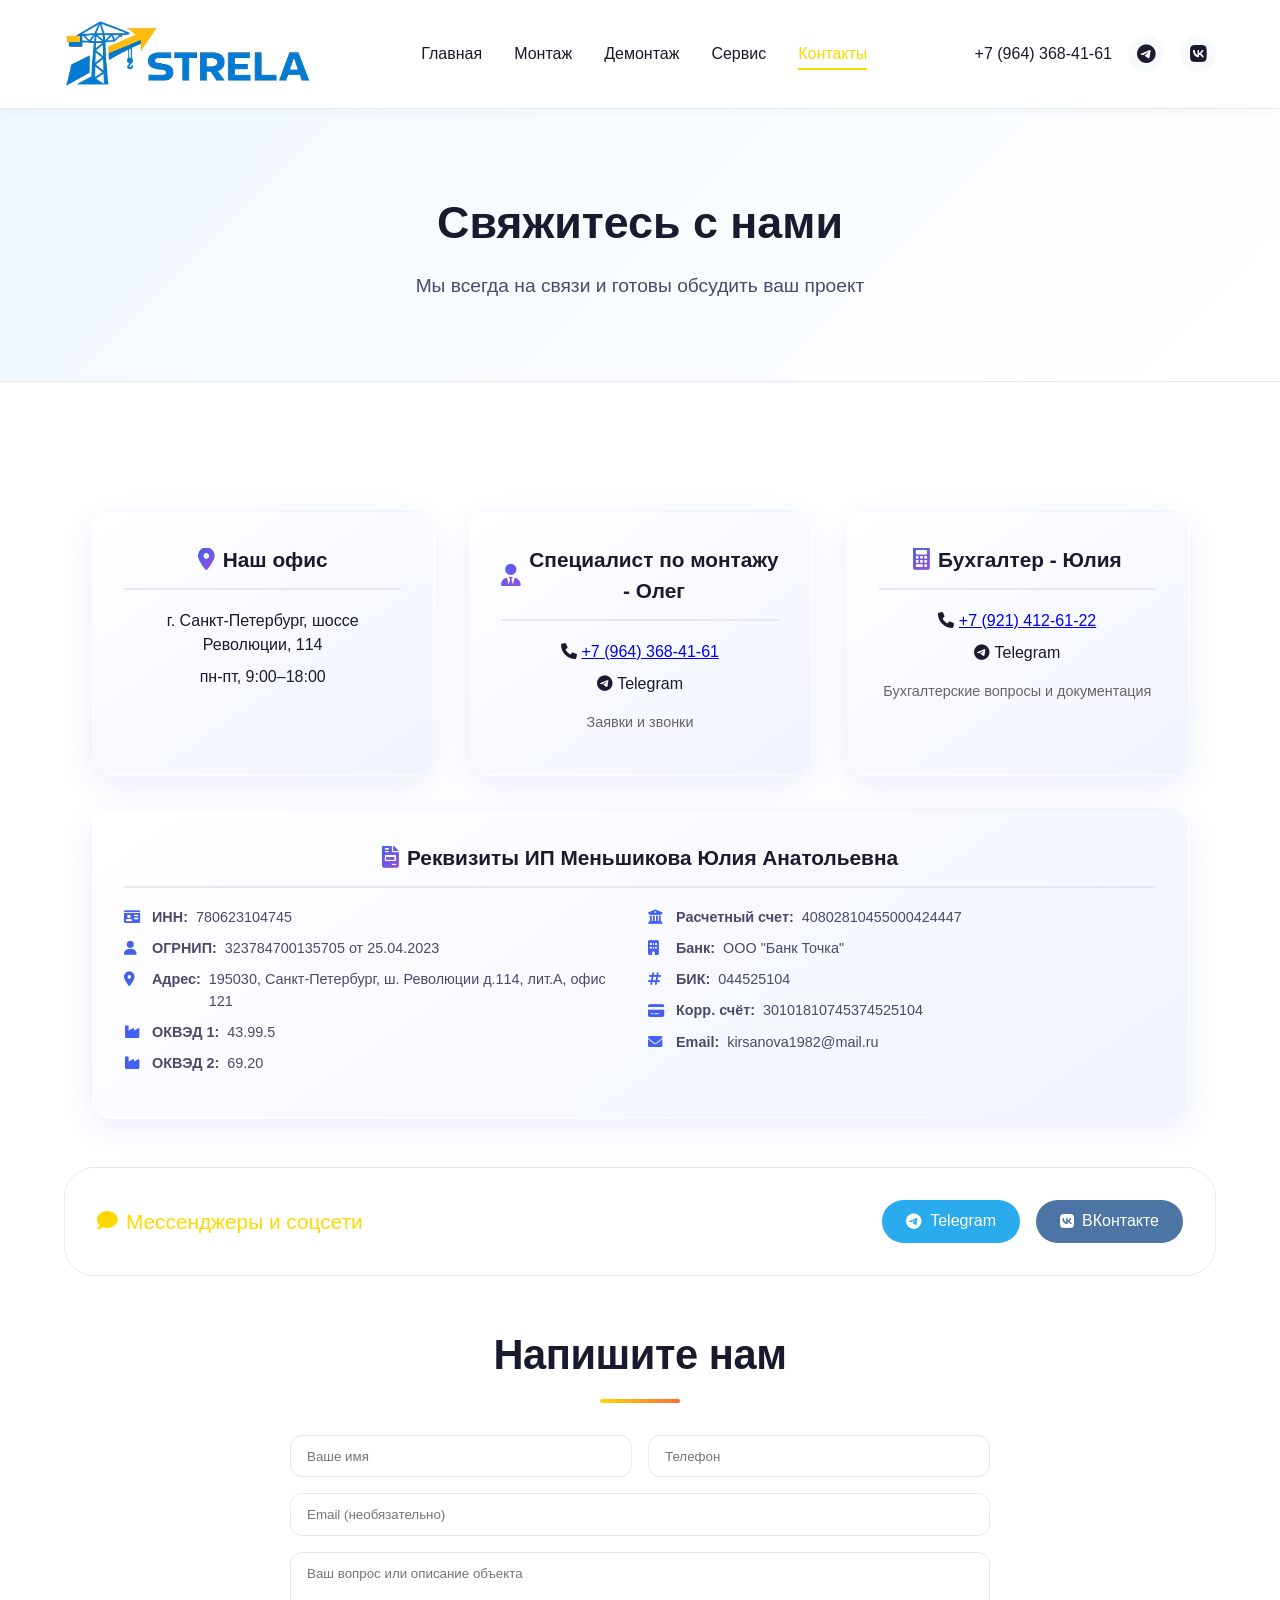
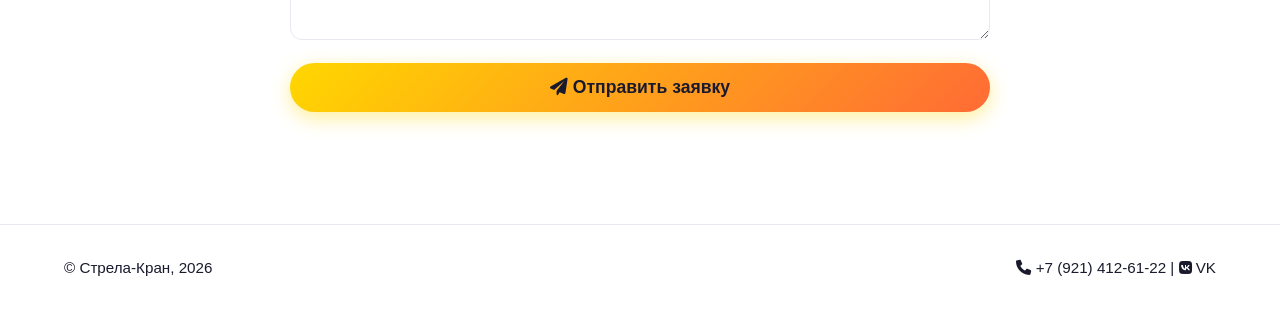
<file: contacts.html>
<!DOCTYPE html>
<html lang="ru">
<head>
    <meta charset="UTF-8">
    <meta name="viewport" content="width=device-width, initial-scale=1.0">
    <title>Контакты — Стрела‑Кран</title>
    <link rel="stylesheet" href="style.css">
    <link rel="stylesheet" href="https://cdnjs.cloudflare.com/ajax/libs/font-awesome/6.0.0-beta3/css/all.min.css">
    <style>
        .hero-contacts {
            padding: 5rem 0;
            background: linear-gradient(135deg, #f0f8ff 0%, #ffffff 100%);
            border-bottom: 1px solid var(--border-light);
            text-align: center;
        }
        .hero-contacts h1 {
            font-size: 2.8rem;
            font-weight: 600;
            color: var(--text-dark);
            margin-bottom: 1rem;
        }
        .hero-contacts p {
            font-size: 1.2rem;
            color: var(--text-light);
            max-width: 700px;
            margin: 0 auto;
        }
    </style>
</head>
<body>
    <header class="header">
        <div class="container header__inner">
            <div class="logo">
                <a href="index.html" class="logo-link">
                    <img src="img/logo.png" alt="Стрела-Кран" class="logo-img">
                </a>
            </div>
            <nav class="nav">
                <a href="index.html" class="nav__link">Главная</a>
                <a href="montage.html" class="nav__link">Монтаж</a>
                <a href="demontage.html" class="nav__link">Демонтаж</a>
                <a href="service.html" class="nav__link">Сервис</a>
                <a href="contacts.html" class="nav__link active">Контакты</a>
            </nav>
            <div class="header-contacts">
                <a href="tel:+79643684161" class="header-phone">+7 (964) 368-41-61</a>
                <a href="https://t.me/+79643684161" target="_blank" class="social-icon social-icon--tg" title="Telegram"><i class="fab fa-telegram-plane"></i></a>
                <a href="https://vk.com/club236308251" target="_blank" class="social-icon social-icon--vk" title="VK"><i class="fab fa-vk"></i></a>
            </div>
        </div>
    </header>

    <section class="hero-contacts">
        <div class="container">
            <h1>Свяжитесь с нами</h1>
            <p>Мы всегда на связи и готовы обсудить ваш проект</p>
        </div>
    </section>

    <section class="section section--light">
        <div class="container">
            <div class="contacts-grid">
                <!-- Офис -->
                <div class="contact-card">
                    <div class="contact-card__title">
                        <i class="fas fa-map-marker-alt"></i> Наш офис
                    </div>
                    <div class="contact-card__content">
                        <p>г. Санкт-Петербург, шоссе Революции, 114</p>
                        <p>пн-пт, 9:00–18:00</p>
                    </div>
                </div>

                <!-- Специалист по монтажу -->
                <div class="contact-card">
                    <div class="contact-card__title">
                        <i class="fas fa-user-tie"></i> Специалист по монтажу -  Олег
                    </div>
                    <div class="contact-card__content">
                        <p><i class="fas fa-phone"></i> <a href="tel:+79643684161">+7 (964) 368-41-61</a></p>
                        <p><i class="fab fa-telegram-plane"></i> Telegram</p>
                        <p style="margin-top: 1rem; font-size: 0.9rem; color: #666;">Заявки и звонки</p>
                    </div>
                </div>

                <!-- Бухгалтерия -->
                <div class="contact-card">
                    <div class="contact-card__title">
                        <i class="fas fa-calculator"></i> Бухгалтер - Юлия
                    </div>
                    <div class="contact-card__content">
                        <p><i class="fas fa-phone"></i> <a href="tel:+79214126122">+7 (921) 412-61-22</a></p>
                        <p><i class="fab fa-telegram-plane"></i> Telegram</p>
                        <p style="margin-top: 1rem; font-size: 0.9rem; color: #666;">Бухгалтерские вопросы и документация</p>
                    </div>
                </div>

                <!-- Реквизиты -->
                <div class="contact-card" style="grid-column: span 3;">
                    <div class="contact-card__title">
                        <i class="fas fa-file-invoice"></i> Реквизиты ИП Меньшикова Юлия Анатольевна
                    </div>
                    <div class="contact-card__content">
                        <div style="display: grid; grid-template-columns: repeat(2, 1fr); gap: 1rem;">
                            <ul class="requisites-list">
                                <li><i class="fas fa-id-card"></i> <strong>ИНН:</strong> 780623104745</li>
                                <li><i class="fas fa-user"></i> <strong>ОГРНИП:</strong> 323784700135705 от 25.04.2023</li>
                                <li><i class="fas fa-map-marker-alt"></i> <strong>Адрес:</strong> 195030, Санкт-Петербург, ш. Революции д.114, лит.А, офис 121</li>
                                <li><i class="fas fa-industry"></i> <strong>ОКВЭД 1:</strong> 43.99.5</li>
                                <li><i class="fas fa-industry"></i> <strong>ОКВЭД 2:</strong> 69.20</li>
                            </ul>
                            <ul class="requisites-list">
                                <li><i class="fas fa-university"></i> <strong>Расчетный счет:</strong> 40802810455000424447</li>
                                <li><i class="fas fa-building"></i> <strong>Банк:</strong> ООО "Банк Точка"</li>
                                <li><i class="fas fa-hashtag"></i> <strong>БИК:</strong> 044525104</li>
                                <li><i class="fas fa-credit-card"></i> <strong>Корр. счёт:</strong> 30101810745374525104</li>
                                <li><i class="fas fa-envelope"></i> <strong>Email:</strong> kirsanova1982@mail.ru</li>
                            </ul>
                        </div>
                    </div>
                </div>
            </div>

            <!-- Мессенджеры -->
            <div class="messengers-block">
                <div class="messengers-block__title">
                    <i class="fas fa-comment"></i> Мессенджеры и соцсети
                </div>
                <div class="messengers-icons">
                    <a class="messenger-icon messenger-icon--tg" href="https://t.me/+79643684161" target="_blank"><i class="fab fa-telegram-plane"></i> Telegram</a>
                    <a class="messenger-icon messenger-icon--vk" href="https://vk.com/club236308251" target="_blank"><i class="fab fa-vk"></i> ВКонтакте</a>
                </div>
            </div>

            <!-- Форма -->
            <div style="margin-top: 3rem;">
                <h2 class="section__title" style="margin-bottom: 2rem;">Напишите нам</h2>
                <form class="contact-form" style="max-width: 700px; margin: 0 auto;">
                    <div style="display: grid; grid-template-columns: 1fr 1fr; gap: 1rem;">
                        <input type="text" placeholder="Ваше имя" required>
                        <input type="tel" placeholder="Телефон" required>
                    </div>
                    <input type="email" placeholder="Email (необязательно)">
                    <textarea placeholder="Ваш вопрос или описание объекта" rows="4" required></textarea>
                    <button class="btn" style="width: 100%; font-size: 1.1rem;"><i class="fas fa-paper-plane"></i> Отправить заявку</button>
                </form>
            </div>
        </div>
    </section>

    <footer class="footer">
        <div class="container footer__inner">
            <span>© Стрела‑Кран, 2026</span>
            <span>
                <a href="tel:+79214126122"><i class="fas fa-phone"></i> +7 (921) 412-61-22</a> | 
                <a href="https://vk.com/club236308251"><i class="fab fa-vk"></i> VK</a>
            </span>
        </div>
    </footer>
</body>
</html>
</file>
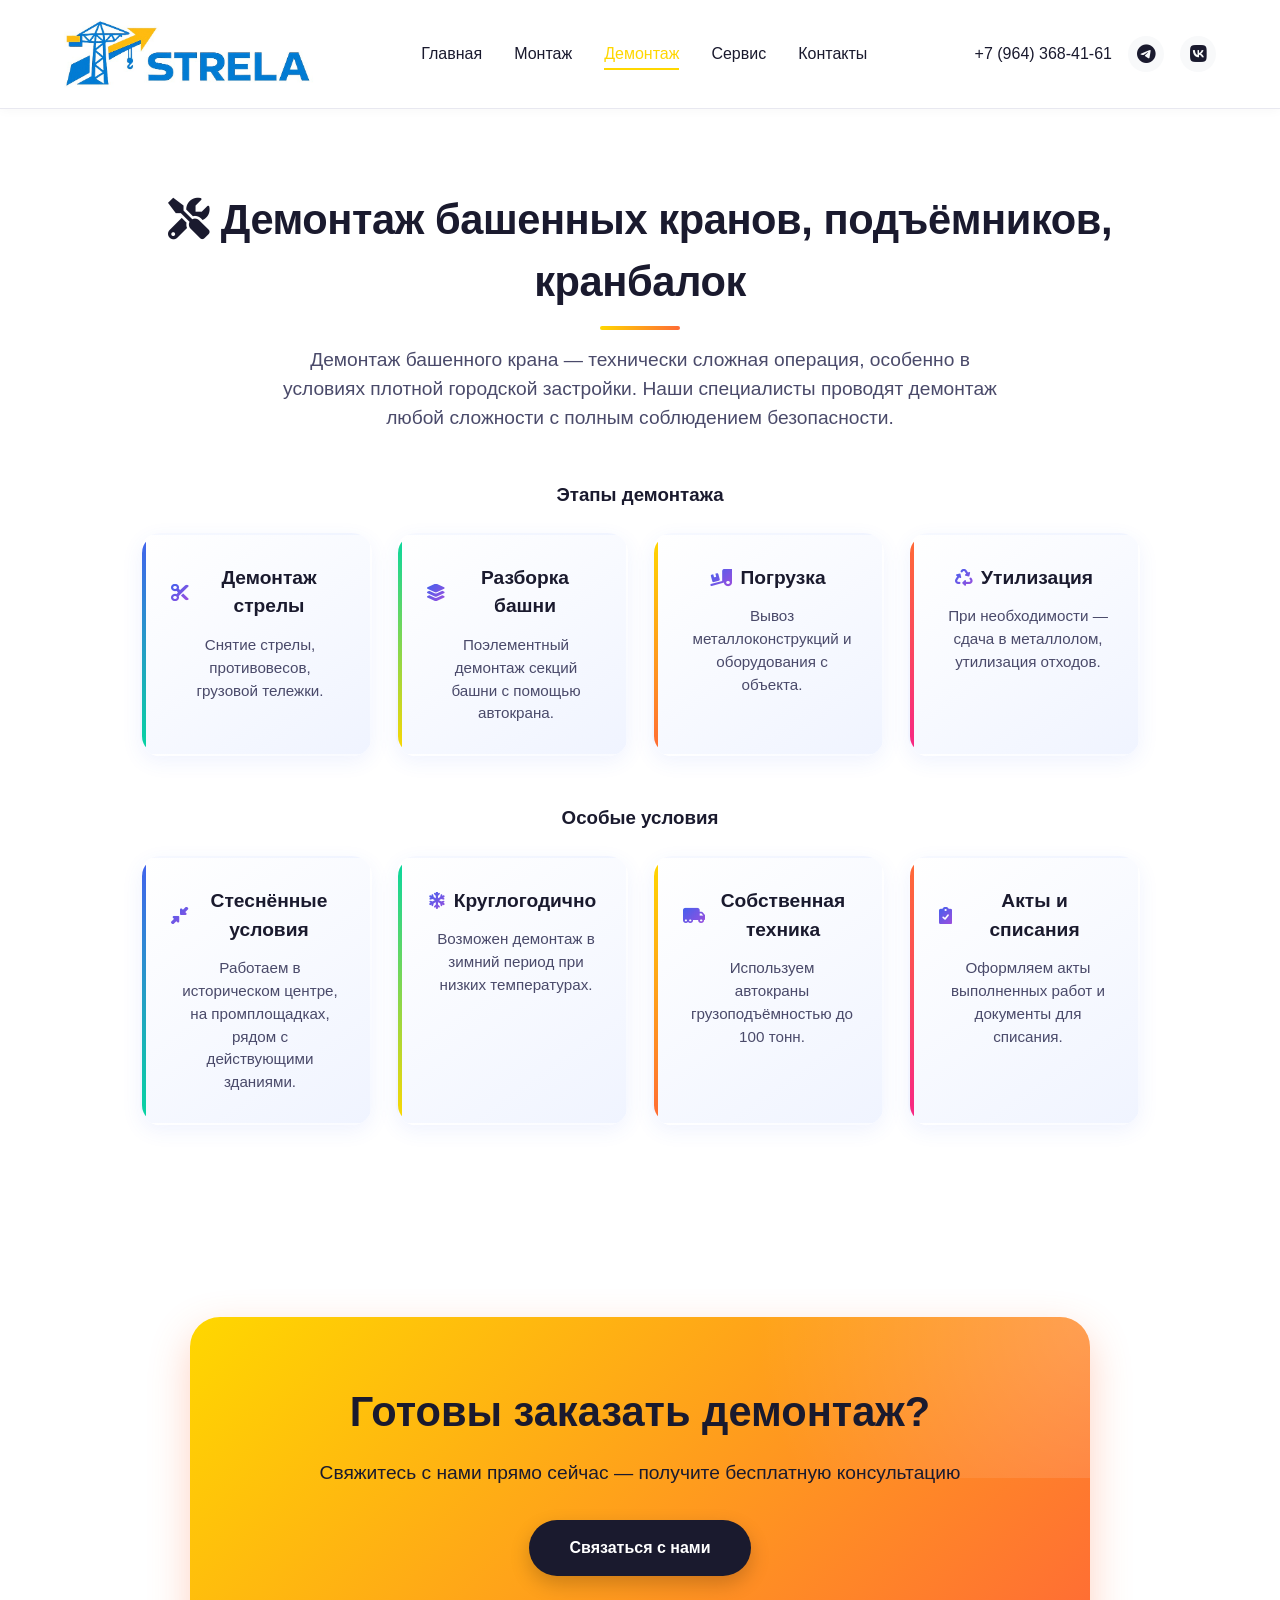
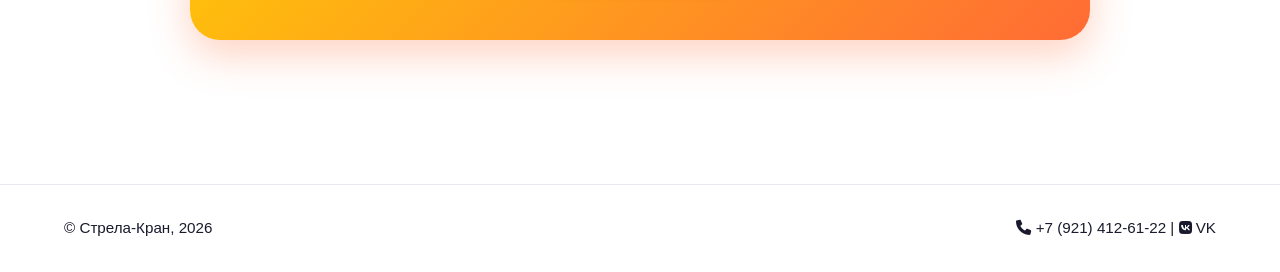
<file: demontage.html>
<!DOCTYPE html>
<html lang="ru">
<head>
    <meta charset="UTF-8">
    <meta name="viewport" content="width=device-width, initial-scale=1.0">
    <title>Демонтаж башенных кранов — Стрела‑Кран</title>
    <link rel="stylesheet" href="style.css">
    <link rel="stylesheet" href="https://cdnjs.cloudflare.com/ajax/libs/font-awesome/6.0.0-beta3/css/all.min.css">
</head>
<body>
    <header class="header">
        <div class="container header__inner">
            <div class="logo">
                <a href="index.html" class="logo-link">
                    <img src="img/logo.png" alt="Стрела-Кран" class="logo-img">
                </a>
            </div>
            <nav class="nav">
                <a href="index.html" class="nav__link">Главная</a>
                <a href="montage.html" class="nav__link">Монтаж</a>
                <a href="demontage.html" class="nav__link active">Демонтаж</a>
                <a href="service.html" class="nav__link">Сервис</a>
                <a href="contacts.html" class="nav__link">Контакты</a>
            </nav>
            <div class="header-contacts">
                <a href="tel:+79643684161" class="header-phone">+7 (964) 368-41-61</a>
                <a href="https://t.me/+79643684161" target="_blank" class="social-icon social-icon--tg" title="Telegram"><i class="fab fa-telegram-plane"></i></a>
                <a href="https://vk.com/club236308251" target="_blank" class="social-icon social-icon--vk" title="VK"><i class="fab fa-vk"></i></a>
            </div>
        </div>
    </header>

    <section class="section">
        <div class="container" style="max-width: 1000px;">
            <h1 class="section__title"><i class="fas fa-tools"></i> Демонтаж башенных кранов, подъёмников, кранбалок</h1>
            <p class="section__subtitle">Демонтаж башенного крана — технически сложная операция, особенно в условиях плотной городской застройки. Наши специалисты проводят демонтаж любой сложности с полным соблюдением безопасности.</p>
            
            <h3 style="text-align: center; margin-top: 3rem; margin-bottom: 1.5rem;">Этапы демонтажа</h3>
            <div class="cards-grid-4" style="max-width: 1200px; margin: 0 auto;">
                <div class="info-card">
                    <h4><i class="fas fa-cut"></i> Демонтаж стрелы</h4>
                    <p>Снятие стрелы, противовесов, грузовой тележки.</p>
                </div>
                <div class="info-card">
                    <h4><i class="fas fa-layer-group"></i> Разборка башни</h4>
                    <p>Поэлементный демонтаж секций башни с помощью автокрана.</p>
                </div>
                <div class="info-card">
                    <h4><i class="fas fa-truck-loading"></i> Погрузка</h4>
                    <p>Вывоз металлоконструкций и оборудования с объекта.</p>
                </div>
                <div class="info-card">
                    <h4><i class="fas fa-recycle"></i> Утилизация</h4>
                    <p>При необходимости — сдача в металлолом, утилизация отходов.</p>
                </div>
            </div>

            <h3 style="text-align: center; margin-top: 3rem; margin-bottom: 1.5rem;">Особые условия</h3>
            <div class="cards-grid-4" style="max-width: 1200px; margin: 0 auto;">
                <div class="info-card">
                    <h4><i class="fas fa-compress-alt"></i> Стеснённые условия</h4>
                    <p>Работаем в историческом центре, на промплощадках, рядом с действующими зданиями.</p>
                </div>
                <div class="info-card">
                    <h4><i class="fas fa-snowflake"></i> Круглогодично</h4>
                    <p>Возможен демонтаж в зимний период при низких температурах.</p>
                </div>
                <div class="info-card">
                    <h4><i class="fas fa-truck-moving"></i> Собственная техника</h4>
                    <p>Используем автокраны грузоподъёмностью до 100 тонн.</p>
                </div>
                <div class="info-card">
                    <h4><i class="fas fa-clipboard-check"></i> Акты и списания</h4>
                    <p>Оформляем акты выполненных работ и документы для списания.</p>
                </div>
            </div>
        </div>
    </section>

    <!-- Дополнительный призыв к действию -->
    <section class="section">
        <div class="container">
            <div class="cta">
                <h2>Готовы заказать демонтаж?</h2>
                <p>Свяжитесь с нами прямо сейчас — получите бесплатную консультацию</p>
                <a href="contacts.html" class="btn">Связаться с нами</a>
            </div>
        </div>
    </section>

    <footer class="footer">
        <div class="container footer__inner">
            <span>© Стрела‑Кран, 2026</span>
            <span><a href="tel:+79214126122"><i class="fas fa-phone"></i> +7 (921) 412-61-22</a> | <a href="https://vk.com/club236308251"><i class="fab fa-vk"></i> VK</a></span>
        </div>
    </footer>
</body>
</html>
</file>
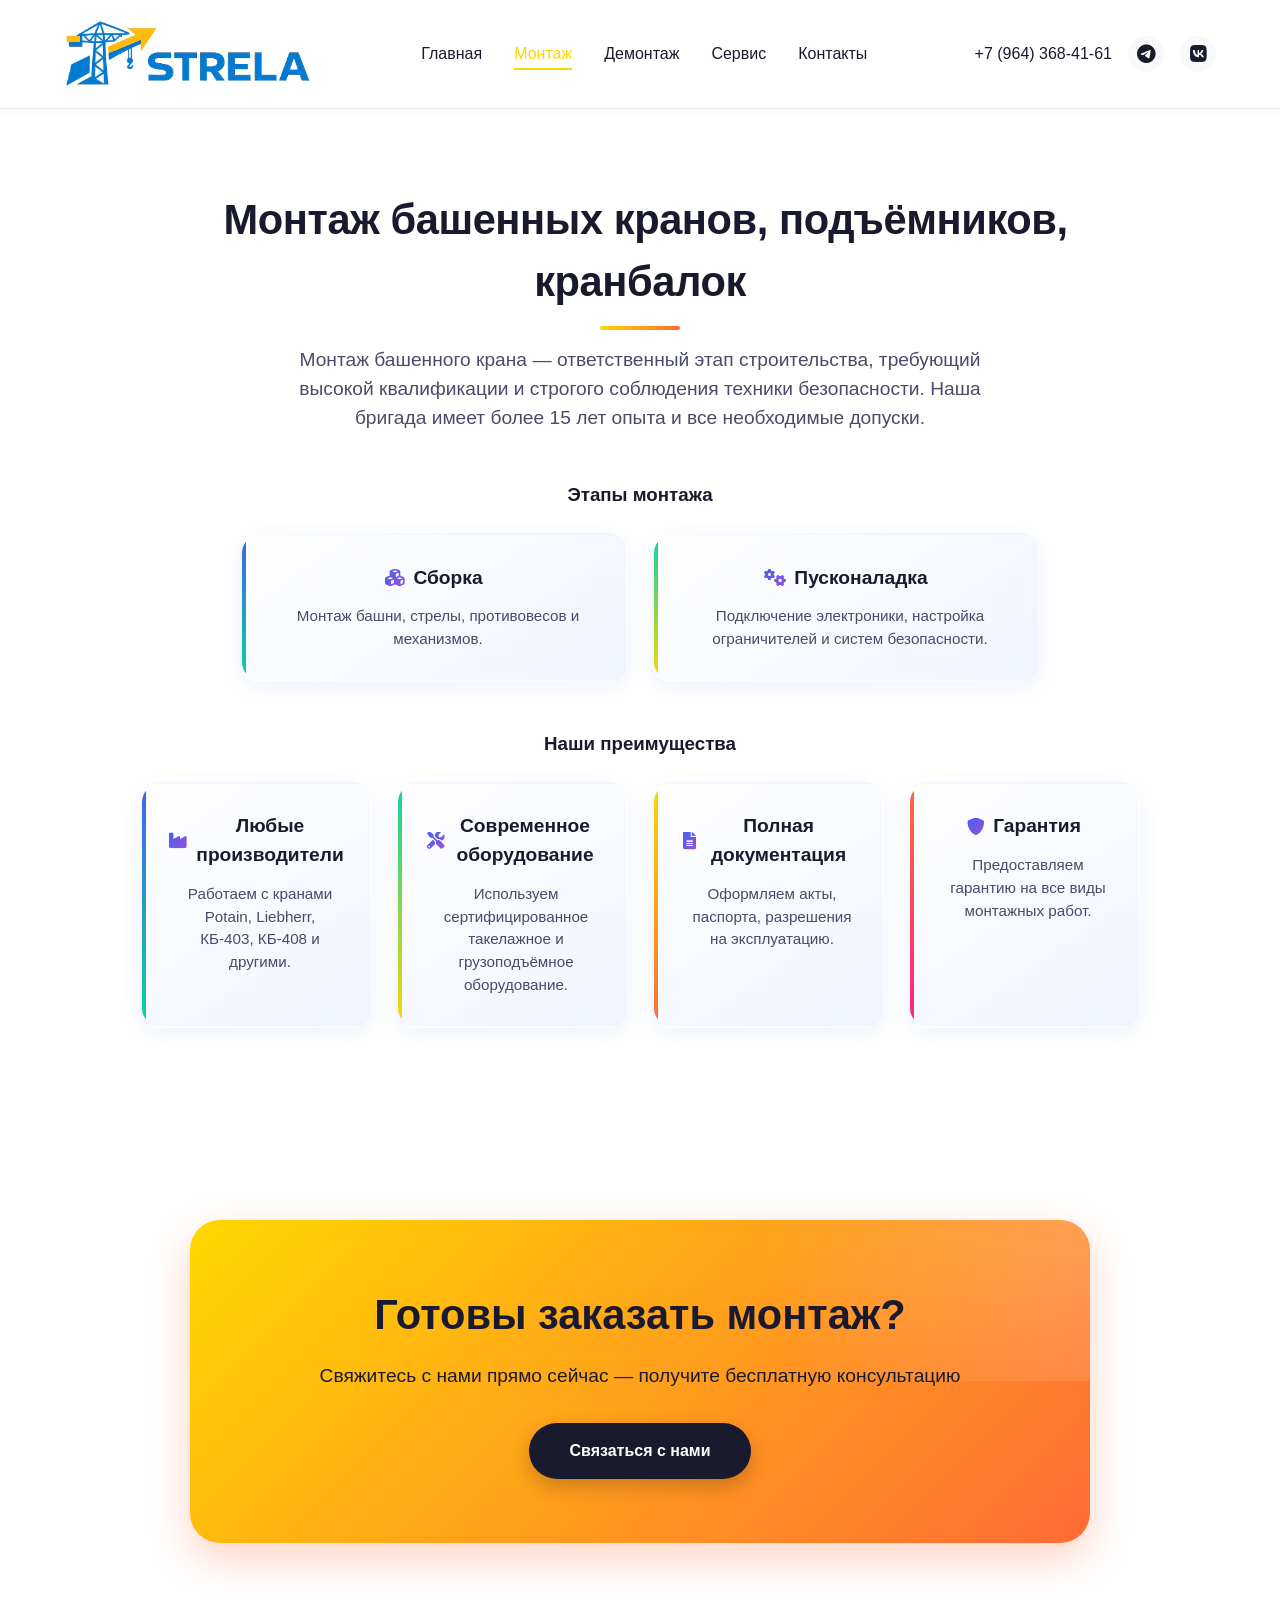
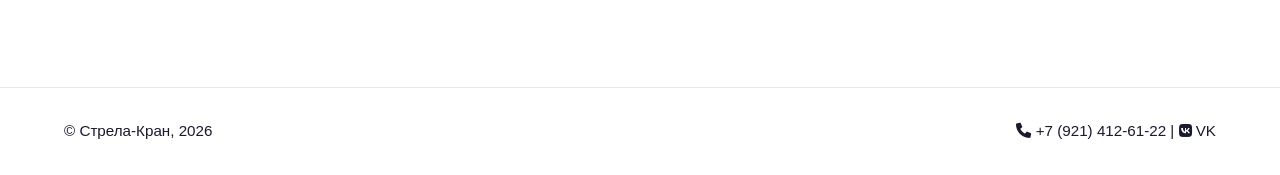
<file: montage.html>
<!DOCTYPE html>
<html lang="ru">
<head>
    <meta charset="UTF-8">
    <meta name="viewport" content="width=device-width, initial-scale=1.0">
    <title>Монтаж башенных кранов — Стрела‑Кран</title>
    <link rel="stylesheet" href="style.css">
    <link rel="stylesheet" href="https://cdnjs.cloudflare.com/ajax/libs/font-awesome/6.0.0-beta3/css/all.min.css">
</head>
<body>
    <header class="header">
        <div class="container header__inner">
            <div class="logo">
                <a href="index.html" class="logo-link">
                    <img src="img/logo.png" alt="Стрела-Кран" class="logo-img">
                </a>
            </div>
            <nav class="nav">
                <a href="index.html" class="nav__link">Главная</a>
                <a href="montage.html" class="nav__link active">Монтаж</a>
                <a href="demontage.html" class="nav__link">Демонтаж</a>
                <a href="service.html" class="nav__link">Сервис</a>
                <a href="contacts.html" class="nav__link">Контакты</a>
            </nav>
            <div class="header-contacts">
                <a href="tel:+79643684161" class="header-phone">+7 (964) 368-41-61</a>
                <a href="https://t.me/+79643684161" target="_blank" class="social-icon social-icon--tg" title="Telegram"><i class="fab fa-telegram-plane"></i></a>
                <a href="https://vk.com/club236308251" target="_blank" class="social-icon social-icon--vk" title="VK"><i class="fab fa-vk"></i></a>
            </div>
        </div>
    </header>

    <section class="section">
        <div class="container" style="max-width: 1000px;">
            <h1 class="section__title"><i class="fas fa-crane"></i> Монтаж башенных кранов, подъёмников, кранбалок</h1>
            <p class="section__subtitle">Монтаж башенного крана — ответственный этап строительства, требующий высокой квалификации и строгого соблюдения техники безопасности. Наша бригада имеет более 15 лет опыта и все необходимые допуски.</p>
            
            <h3 style="text-align: center; margin-top: 3rem; margin-bottom: 1.5rem;">Этапы монтажа</h3>
            <div class="cards-grid" style="max-width: 800px; margin: 0 auto;">
                <div class="info-card">
                    <h4><i class="fas fa-cubes"></i> Сборка</h4>
                    <p>Монтаж башни, стрелы, противовесов и механизмов.</p>
                </div>
                <div class="info-card">
                    <h4><i class="fas fa-cogs"></i> Пусконаладка</h4>
                    <p>Подключение электроники, настройка ограничителей и систем безопасности.</p>
                </div>
            </div>

            <h3 style="text-align: center; margin-top: 3rem; margin-bottom: 1.5rem;">Наши преимущества</h3>
            <div class="cards-grid-4" style="max-width: 1200px; margin: 0 auto;">
                <div class="info-card">
                    <h4><i class="fas fa-industry"></i> Любые производители</h4>
                    <p>Работаем с кранами Potain, Liebherr, КБ-403, КБ-408 и другими.</p>
                </div>
                <div class="info-card">
                    <h4><i class="fas fa-tools"></i> Современное оборудование</h4>
                    <p>Используем сертифицированное такелажное и грузоподъёмное оборудование.</p>
                </div>
                <div class="info-card">
                    <h4><i class="fas fa-file-alt"></i> Полная документация</h4>
                    <p>Оформляем акты, паспорта, разрешения на эксплуатацию.</p>
                </div>
                <div class="info-card">
                    <h4><i class="fas fa-shield-alt"></i> Гарантия</h4>
                    <p>Предоставляем гарантию на все виды монтажных работ.</p>
                </div>
            </div>
        </div>
    </section>

    <!-- Дополнительный призыв к действию -->
    <section class="section">
        <div class="container">
            <div class="cta">
                <h2>Готовы заказать монтаж?</h2>
                <p>Свяжитесь с нами прямо сейчас — получите бесплатную консультацию</p>
                <a href="contacts.html" class="btn">Связаться с нами</a>
            </div>
        </div>
    </section>

    <footer class="footer">
        <div class="container footer__inner">
            <span>© Стрела‑Кран, 2026</span>
            <span><a href="tel:+79214126122"><i class="fas fa-phone"></i> +7 (921) 412-61-22</a> | <a href="https://vk.com/club236308251"><i class="fab fa-vk"></i> VK</a></span>
        </div>
    </footer>
</body>
</html>
</file>
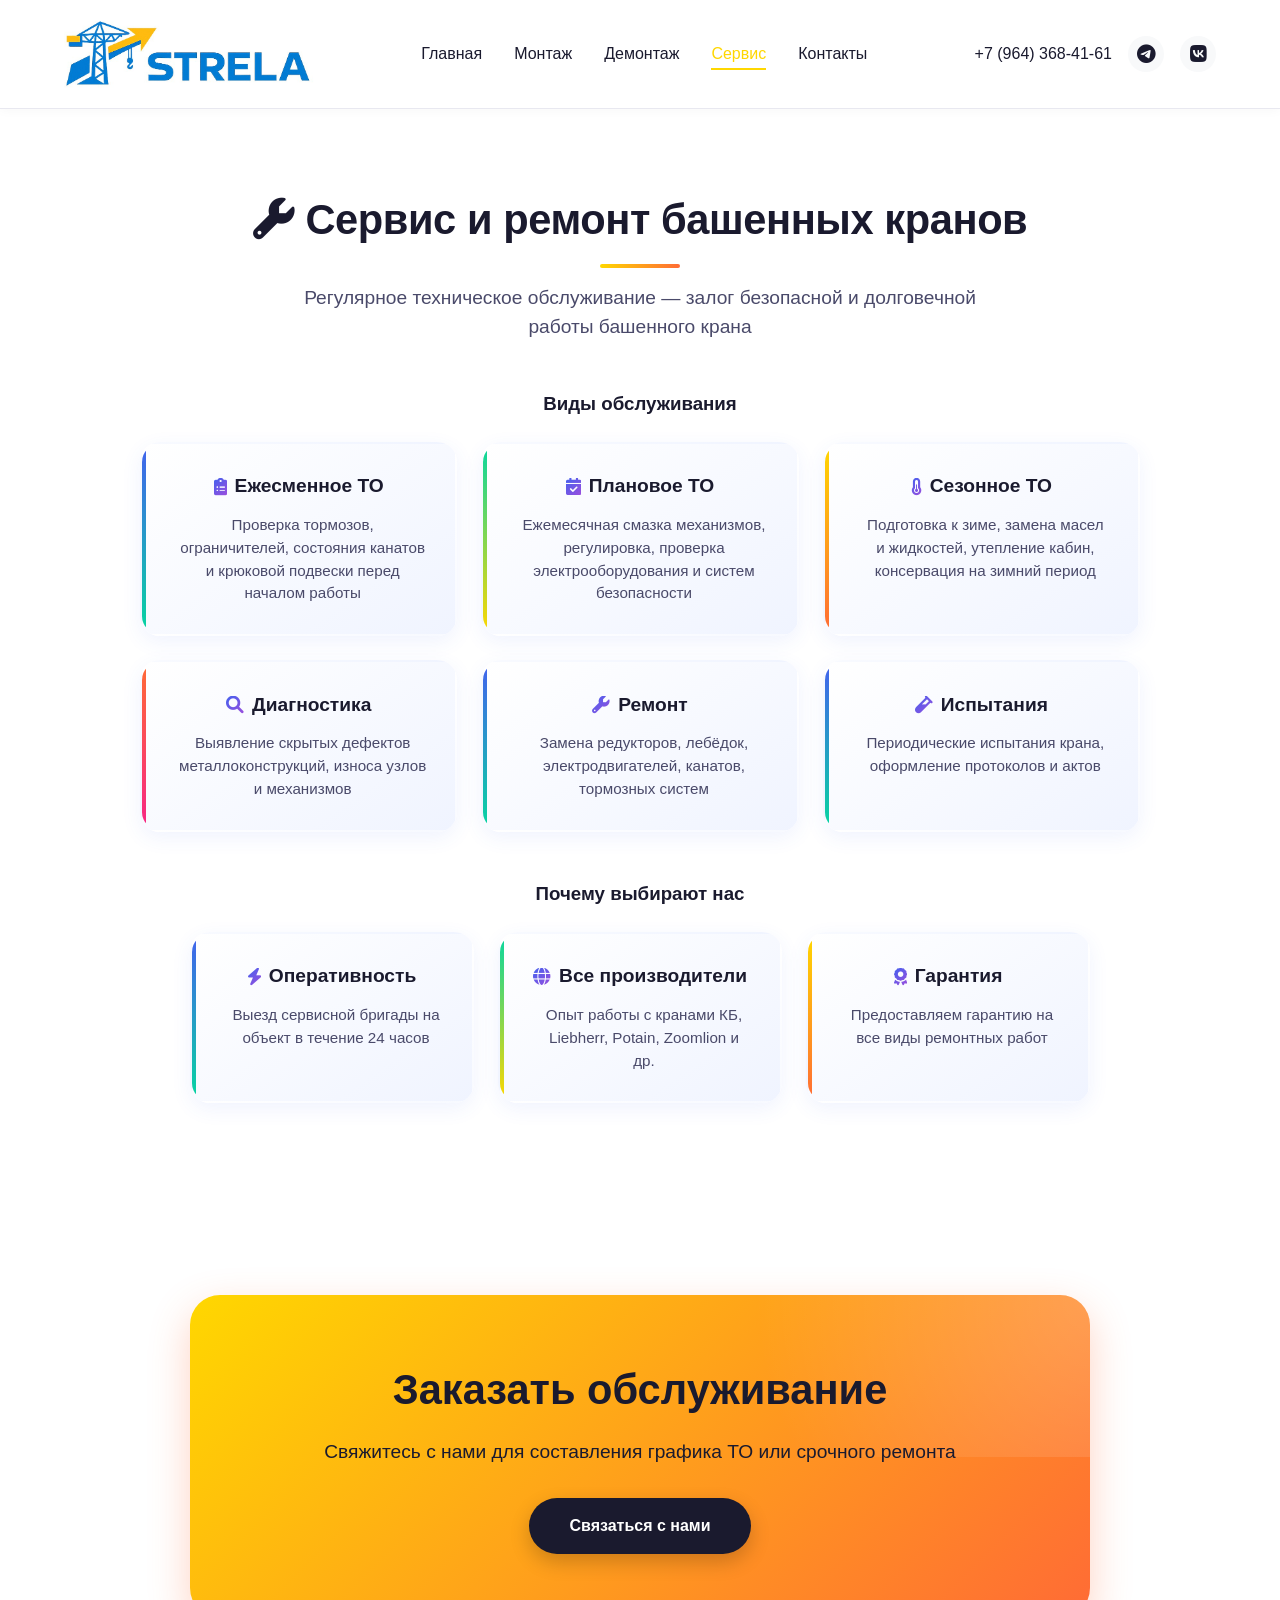
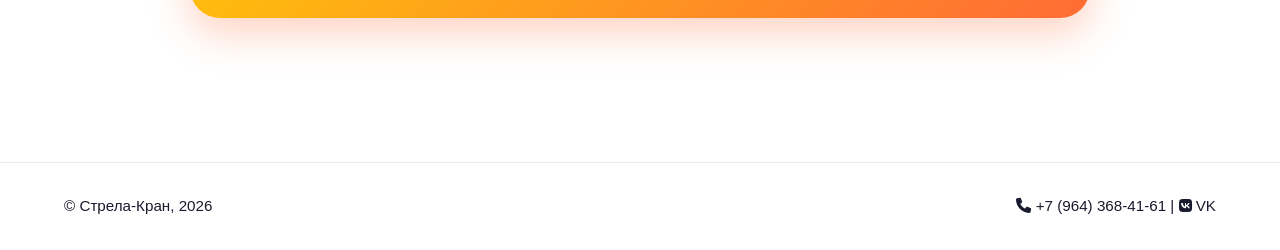
<file: service.html>
<!DOCTYPE html>
<html lang="ru">
<head>
    <meta charset="UTF-8">
    <meta name="viewport" content="width=device-width, initial-scale=1.0">
    <title>Сервис и ремонт башенных кранов — Стрела-Кран</title>
    <link rel="stylesheet" href="style.css">
    <link rel="stylesheet" href="https://cdnjs.cloudflare.com/ajax/libs/font-awesome/6.0.0-beta3/css/all.min.css">
</head>
<body>
    <header class="header">
        <div class="container header__inner">
            <div class="logo">
                <a href="index.html" class="logo-link">
                    <img src="img/logo.png" alt="Стрела-Кран" class="logo-img">
                </a>
            </div>
            <nav class="nav">
                <a href="index.html" class="nav__link">Главная</a>
                <a href="montage.html" class="nav__link">Монтаж</a>
                <a href="demontage.html" class="nav__link">Демонтаж</a>
                <a href="service.html" class="nav__link active">Сервис</a>
                <a href="contacts.html" class="nav__link">Контакты</a>
            </nav>
            <div class="header-contacts">
                <a href="tel:+79643684161" class="header-phone">+7 (964) 368-41-61</a>
                <a href="https://t.me/+79643684161" target="_blank" class="social-icon social-icon--tg" title="Telegram"><i class="fab fa-telegram-plane"></i></a>
                <a href="https://vk.com/club236308251" target="_blank" class="social-icon social-icon--vk" title="VK"><i class="fab fa-vk"></i></a>
            </div>
        </div>
    </header>

    <main>
        <section class="section">
            <div class="container">
                <h1 class="section__title"><i class="fas fa-wrench"></i> Сервис и ремонт башенных кранов</h1>
                <p class="section__subtitle">Регулярное техническое обслуживание — залог безопасной и долговечной работы башенного крана</p>
                
                <h3 style="text-align: center; margin-top: 3rem; margin-bottom: 1.5rem;">Виды обслуживания</h3>
                <div class="cards-grid" style="max-width: 1000px; margin: 0 auto;">
                    <div class="info-card">
                        <h4><i class="fas fa-clipboard-list"></i> Ежесменное ТО</h4>
                        <p>Проверка тормозов, ограничителей, состояния канатов и крюковой подвески перед началом работы</p>
                    </div>
                    <div class="info-card">
                        <h4><i class="fas fa-calendar-check"></i> Плановое ТО</h4>
                        <p>Ежемесячная смазка механизмов, регулировка, проверка электрооборудования и систем безопасности</p>
                    </div>
                    <div class="info-card">
                        <h4><i class="fas fa-thermometer-half"></i> Сезонное ТО</h4>
                        <p>Подготовка к зиме, замена масел и жидкостей, утепление кабин, консервация на зимний период</p>
                    </div>
                    <div class="info-card">
                        <h4><i class="fas fa-search"></i> Диагностика</h4>
                        <p>Выявление скрытых дефектов металлоконструкций, износа узлов и механизмов</p>
                    </div>
                    <div class="info-card">
                        <h4><i class="fas fa-wrench"></i> Ремонт</h4>
                        <p>Замена редукторов, лебёдок, электродвигателей, канатов, тормозных систем</p>
                    </div>
                    <div class="info-card">
                        <h4><i class="fas fa-vial"></i> Испытания</h4>
                        <p>Периодические испытания крана, оформление протоколов и актов</p>
                    </div>
                </div>

                <h3 style="text-align: center; margin-top: 3rem; margin-bottom: 1.5rem;">Почему выбирают нас</h3>
                <div class="cards-grid" style="max-width: 900px; margin: 0 auto;">
                    <div class="info-card">
                        <h4><i class="fas fa-bolt"></i> Оперативность</h4>
                        <p>Выезд сервисной бригады на объект в течение 24 часов</p>
                    </div>
                    <div class="info-card">
                        <h4><i class="fas fa-globe"></i> Все производители</h4>
                        <p>Опыт работы с кранами КБ, Liebherr, Potain, Zoomlion и др.</p>
                    </div>
                    <div class="info-card">
                        <h4><i class="fas fa-award"></i> Гарантия</h4>
                        <p>Предоставляем гарантию на все виды ремонтных работ</p>
                    </div>
                </div>
            </div>
        </section>

        <section class="section">
            <div class="container">
                <div class="cta">
                    <h2>Заказать обслуживание</h2>
                    <p>Свяжитесь с нами для составления графика ТО или срочного ремонта</p>
                    <a href="contacts.html" class="btn">Связаться с нами</a>
                </div>
            </div>
        </section>
    </main>

    <footer class="footer">
        <div class="container footer__inner">
            <span>© Стрела‑Кран, 2026</span>
            <span>
                <a href="tel:+79643684161"><i class="fas fa-phone"></i> +7 (964) 368-41-61</a> | 
                <a href="https://vk.com/club236308251"><i class="fab fa-vk"></i> VK</a>
            </span>
        </div>
    </footer>
</body>
</html>
</file>
<file: style.css>
/* style.css — стиль как на ecoterra, шрифты SF UI */

:root {
  --primary: #FFD700;           /* Яркий жёлтый акцент */
  --primary-light: #FFF8DC;      /* Светло-жёлтый фон */
  --bg-light: #f8f9fa;           /* Светло-серый фон для карточек */
  --text-dark: #1a1a2e;          /* Тёмно-синий текст */
  --text-light: #4a4a6a;         /* Тёмно-серый текст */
  --border-light: #e8e8f0;       /* Серые границы */
  --accent: #FF6B35;             /* Оранжево-красный для акцентов */
  --blue: #4361EE;               /* Яркий синий */
  --green: #06D6A0;              /* Бирюзовый */
  --purple: #9D4EDD;             /* Фиолетовый */
  --pink: #F72585;               /* Розовый */
}

* {
  margin: 0;
  padding: 0;
  box-sizing: border-box;
}

body {
  font-family: -apple-system, BlinkMacSystemFont, "SF UI Display", "Segoe UI", Roboto, Helvetica, Arial, sans-serif;
  background: #ffffff;
  color: var(--text-dark);
  line-height: 1.5;
  font-weight: 300;
  -webkit-font-smoothing: antialiased;
  -moz-osx-font-smoothing: grayscale;
}

.container {
  width: 90%;
  max-width: 1200px;
  margin: 0 auto;
}

/* ---------- Шапка (белая) ---------- */
.header {
  background: #ffffff;
  color: var(--text-dark);
  padding: 0.8rem 0;
  position: sticky;
  top: 0;
  z-index: 100;
  box-shadow: 0 2px 10px rgba(0,0,0,0.03);
  border-bottom: 1px solid var(--border-light);
}

.header__inner {
  display: flex;
  align-items: center;
  justify-content: space-between;
  flex-wrap: wrap;
  gap: 1rem;
}

.logo {
  flex: 0 0 auto;
  max-width: 250px;
}

.logo-link {
  display: block;
  text-decoration: none;
}

.logo-img {
  width: 100%;
  height: auto;
  display: block;
}

.nav {
  display: flex;
  gap: 2rem;
  flex-wrap: wrap;
}

.nav__link {
  text-decoration: none;
  color: var(--text-dark);
  font-weight: 300;
  font-size: 1rem;
  transition: color 0.2s;
  position: relative;
}

.nav__link::after {
  content: '';
  position: absolute;
  bottom: -4px;
  left: 0;
  width: 0;
  height: 2px;
  background: var(--primary);
  transition: width 0.2s;
}

.nav__link:hover {
  color: var(--primary);
}

.nav__link:hover::after {
  width: 100%;
}

.nav__link.active {
  color: var(--primary);
  font-weight: 400;
}
.nav__link.active::after {
  width: 100%;
  height: 2px;
  background: var(--primary);
}

.header-contacts {
  display: flex;
  align-items: center;
  gap: 1rem;
}

.header-phone {
  color: var(--text-dark);
  text-decoration: none;
  font-weight: 300;
  font-size: 1rem;
}

.header-phone:hover {
  color: var(--primary);
}

.social-icon {
  display: inline-flex;
  align-items: center;
  justify-content: center;
  width: 36px;
  height: 36px;
  border-radius: 50%;
  background: var(--bg-light);
  color: var(--text-dark);
  transition: 0.2s;
  font-size: 1.2rem;
  text-decoration: none;
}

.social-icon:hover {
  background: var(--primary);
  color: var(--text-dark);
  transform: scale(1.1);
}

/* ---------- Кнопки ---------- */
.btn {
  display: inline-block;
  padding: 0.9rem 2.2rem;
  border-radius: 50px;
  font-weight: 600;
  font-size: 1rem;
  text-decoration: none;
  text-align: center;
  border: none;
  cursor: pointer;
  transition: all 0.3s ease;
  background: linear-gradient(135deg, var(--primary), var(--accent));
  color: var(--text-dark);
  box-shadow: 0 6px 20px rgba(255, 215, 0, 0.4);
}

.btn:hover {
  transform: translateY(-3px);
  box-shadow: 0 10px 25px rgba(255, 107, 53, 0.4);
}

.btn--outline {
  background: transparent;
  border: 2px solid var(--blue);
  color: var(--blue);
  box-shadow: none;
}

.btn--outline:hover {
  background: linear-gradient(135deg, var(--blue), var(--purple));
  color: #ffffff;
  border-color: transparent;
}

.btn--secondary {
  background: #ffffff;
  color: var(--text-dark);
  box-shadow: 0 4px 15px rgba(0,0,0,0.1);
  border: 2px solid var(--border-light);
}

.btn--secondary:hover {
  background: var(--blue);
  color: #ffffff;
  border-color: var(--blue);
}

/* ---------- Hero с фоновым изображением ---------- */
.hero {
  padding: 6rem 0;
  background-color: #ffffff;
  background-image: linear-gradient(rgba(255,255,255,0.85), rgba(255,255,255,0.85)), url('/strela/img/hero-bg.jpg');
  background-size: cover;
  background-position: center;
  background-repeat: no-repeat;
  border-bottom: 1px solid var(--border-light);
  text-align: center;
  position: relative;
}

.hero__inner {
  max-width: 800px;
  margin: 0 auto;
}

.hero__subtitle {
  font-size: 1.2rem;
  color: var(--text-dark);
  font-weight: 400;
  margin-bottom: 0.5rem;
  text-transform: uppercase;
  letter-spacing: 1px;
}

.hero__title {
  font-size: 3.2rem;
  font-weight: 600;
  color: var(--text-dark);
  line-height: 1.2;
  margin-bottom: 1.5rem;
}

.hero__text {
  font-size: 1.2rem;
  color: var(--text-light);
  margin-bottom: 2rem;
  font-weight: 400;
  max-width: 700px;
  margin-left: auto;
  margin-right: auto;
  text-align: center;
}

.hero__actions {
  display: flex;
  gap: 1rem;
  justify-content: center;
  flex-wrap: wrap;
}

/* ---------- Секции ---------- */
.section {
  padding: 5rem 0;
}

.section--light {
  background: #ffffff;
}

.section--gray {
  background: var(--bg-light);
}

.section__title {
  font-size: 2.6rem;
  font-weight: 700;
  color: var(--text-dark);
  text-align: center;
  margin-bottom: 1rem;
  letter-spacing: -0.01em;
  position: relative;
  display: inline-block;
  width: 100%;
}

.section__title::after {
  content: '';
  display: block;
  width: 80px;
  height: 4px;
  background: linear-gradient(90deg, var(--primary), var(--accent));
  margin: 0.8rem auto 0;
  border-radius: 2px;
}

.section__subtitle {
  text-align: center;
  font-size: 1.2rem;
  color: var(--text-light);
  max-width: 720px;
  margin: 0 auto 3rem;
  font-weight: 400;
}

/* ---------- Карточки преимуществ (статистика) ---------- */
.stats-grid {
  display: flex;
  justify-content: center;
  gap: 3rem;
  margin: 3rem 0;
}

.stat-item {
  text-align: center;
  background: linear-gradient(145deg, #ffffff, #f0f4ff);
  padding: 2rem 3rem;
  border-radius: 24px;
  box-shadow: 0 8px 30px rgba(67, 97, 238, 0.1);
  border: 2px solid transparent;
  transition: all 0.3s ease;
  min-width: 200px;
  display: flex;
  flex-direction: column;
  align-items: center;
}

.stat-item:hover {
  transform: translateY(-5px);
  border-color: var(--primary);
  box-shadow: 0 12px 40px rgba(67, 97, 238, 0.15);
}

.stat-number {
  font-size: 4rem;
  font-weight: 700;
  background: linear-gradient(135deg, var(--blue), var(--purple));
  -webkit-background-clip: text;
  -webkit-text-fill-color: transparent;
  background-clip: text;
  line-height: 1.2;
  margin-bottom: 0.5rem;
  text-align: center;
}

.stat-label {
  font-size: 1.1rem;
  color: var(--text-light);
  font-weight: 500;
  text-align: center;
}

/* ---------- Этапы работы ---------- */
.steps-grid {
  display: flex;
  justify-content: center;
  gap: 2rem;
  margin: 3rem auto;
  max-width: 1100px;
  flex-wrap: wrap;
}

.step-item {
  text-align: center;
  flex: 1;
  min-width: 160px;
  max-width: 200px;
}

.step-number {
  width: 70px;
  height: 70px;
  background: linear-gradient(135deg, var(--blue), var(--purple));
  color: #ffffff;
  border-radius: 50%;
  display: flex;
  align-items: center;
  justify-content: center;
  font-size: 1.8rem;
  font-weight: 700;
  margin: 0 auto 1rem;
  box-shadow: 0 8px 20px rgba(67, 97, 238, 0.3);
  transition: all 0.3s ease;
}

.step-item:hover .step-number {
  transform: scale(1.1);
  box-shadow: 0 12px 30px rgba(67, 97, 238, 0.4);
}

.step-item:nth-child(2) .step-number {
  background: linear-gradient(135deg, var(--purple), var(--pink));
}

.step-item:nth-child(3) .step-number {
  background: linear-gradient(135deg, var(--pink), var(--accent));
}

.step-item:nth-child(4) .step-number {
  background: linear-gradient(135deg, var(--accent), var(--primary));
}

.step-item:nth-child(5) .step-number {
  background: linear-gradient(135deg, var(--primary), var(--green));
}

.step-item h3 {
  font-size: 1.2rem;
  font-weight: 600;
  margin-bottom: 0.5rem;
  color: var(--text-dark);
  text-align: center;
}

.step-item p {
  color: var(--text-light);
  font-size: 0.95rem;
  font-weight: 400;
  line-height: 1.4;
  text-align: center;
}

/* ---------- Карточки услуг (на главной) ---------- */
.services-grid {
  display: grid;
  grid-template-columns: repeat(3, 1fr);
  gap: 2rem;
  margin: 3rem 0;
}

.service-card {
  background: linear-gradient(145deg, #ffffff 0%, #f8f9fa 100%);
  padding: 2.5rem 2rem;
  border-radius: 24px;
  box-shadow: 0 8px 32px rgba(67, 97, 238, 0.08);
  transition: all 0.3s ease;
  border: 2px solid transparent;
  text-align: center;
  position: relative;
  overflow: hidden;
}

.service-card::before {
  content: '';
  position: absolute;
  top: 0;
  left: 0;
  right: 0;
  height: 4px;
  background: linear-gradient(90deg, var(--primary), var(--accent));
}

.service-card:hover {
  transform: translateY(-8px);
  box-shadow: 0 20px 40px rgba(67, 97, 238, 0.15);
  border-color: var(--primary);
}

.service-card i {
  font-size: 3rem;
  background: linear-gradient(135deg, var(--blue), var(--purple));
  -webkit-background-clip: text;
  -webkit-text-fill-color: transparent;
  background-clip: text;
  margin-bottom: 1.5rem;
  display: inline-block;
}

.service-card:nth-child(2) i {
  background: linear-gradient(135deg, var(--purple), var(--pink));
}

.service-card:nth-child(3) i {
  background: linear-gradient(135deg, var(--green), var(--blue));
}



.service-card h3 {
  font-size: 1.4rem;
  font-weight: 600;
  color: var(--text-dark);
  margin-bottom: 1rem;
  text-align: center;
}

.service-card p {
  color: var(--text-light);
  font-size: 1rem;
  line-height: 1.6;
  font-weight: 400;
  margin-bottom: 1.5rem;
  text-align: center;
}

/* ---------- CTA секция ---------- */
.cta {
  background: linear-gradient(135deg, var(--primary) 0%, var(--accent) 100%);
  color: var(--text-dark);
  text-align: center;
  padding: 4rem 2rem;
  border-radius: 30px;
  margin: 2rem auto;
  max-width: 900px;
  box-shadow: 0 15px 40px rgba(255, 107, 53, 0.3);
  position: relative;
  overflow: hidden;
}

.cta::before {
  content: '';
  position: absolute;
  top: -50%;
  right: -50%;
  width: 100%;
  height: 100%;
  background: radial-gradient(circle, rgba(255,255,255,0.2) 0%, transparent 70%);
}

.cta h2 {
  font-size: 2.6rem;
  font-weight: 700;
  margin-bottom: 1rem;
  color: var(--text-dark);
  position: relative;
  z-index: 1;
  text-align: center;
}

.cta p {
  font-size: 1.2rem;
  margin-bottom: 2rem;
  color: var(--text-dark);
  position: relative;
  z-index: 1;
  font-weight: 500;
  text-align: center;
}

.cta .btn {
  background: var(--text-dark);
  color: #ffffff;
  font-weight: 600;
  padding: 1rem 2.5rem;
  position: relative;
  z-index: 1;
  box-shadow: 0 8px 20px rgba(0,0,0,0.2);
}

.cta .btn:hover {
  background: #ffffff;
  color: var(--text-dark);
  transform: translateY(-3px);
}

/* ---------- Сетка для страниц услуг (текст + фото) ---------- */
.grid {
  display: grid;
  grid-template-columns: 1fr 1fr;
  gap: 3rem;
  align-items: start;
  margin-top: 2rem;
}

.grid__content h3 {
  font-size: 1.8rem;
  font-weight: 600;
  color: var(--text-dark);
  margin: 2rem 0 1rem;
  padding-bottom: 0.5rem;
  text-align: center;
  position: relative;
}

.grid__content h3::after {
  content: '';
  display: block;
  width: 60px;
  height: 3px;
  background: linear-gradient(90deg, var(--blue), var(--green));
  margin: 0.5rem auto 0;
  border-radius: 2px;
}

.grid__content p {
  text-align: center;
}

.grid__image img {
  width: 100%;
  height: auto;
  border-radius: 20px;
  box-shadow: 0 15px 30px rgba(0,0,0,0.05);
  border: 1px solid var(--border-light);
}

.note {
  font-size: 0.95rem;
  color: var(--text-light);
  margin-top: 0.5rem;
  text-align: center;
  font-style: italic;
  font-weight: 300;
}

/* ---------- Карточки этапов и преимуществ на страницах услуг ---------- */
.cards-grid {
  display: grid;
  grid-template-columns: repeat(auto-fit, minmax(260px, 1fr));
  gap: 1.5rem;
  margin: 2rem auto;
  max-width: 1000px;
}

.cards-grid-4 {
  display: grid;
  grid-template-columns: repeat(4, 1fr);
  gap: 1.5rem;
  margin: 2rem auto;
  max-width: 1200px;
}

.info-card {
  background: linear-gradient(145deg, #ffffff 0%, #f0f4ff 100%);
  padding: 1.8rem;
  border-radius: 20px;
  box-shadow: 0 6px 20px rgba(67, 97, 238, 0.08);
  border: 2px solid transparent;
  transition: all 0.3s ease;
  position: relative;
  overflow: hidden;
}

.info-card::before {
  content: '';
  position: absolute;
  top: 0;
  left: 0;
  width: 4px;
  height: 100%;
  background: linear-gradient(180deg, var(--blue), var(--green));
}

.info-card:nth-child(2)::before {
  background: linear-gradient(180deg, var(--green), var(--primary));
}

.info-card:nth-child(3)::before {
  background: linear-gradient(180deg, var(--primary), var(--accent));
}

.info-card:nth-child(4)::before {
  background: linear-gradient(180deg, var(--accent), var(--pink));
}

.info-card:hover {
  transform: translateY(-5px);
  box-shadow: 0 12px 30px rgba(67, 97, 238, 0.15);
  border-color: rgba(67, 97, 238, 0.2);
}

.info-card h4 {
  font-size: 1.2rem;
  font-weight: 600;
  color: var(--text-dark);
  margin-bottom: 0.8rem;
  display: flex;
  align-items: center;
  justify-content: center;
  gap: 0.5rem;
  text-align: center;
}

.info-card h4 i {
  font-size: 1.1rem;
  background: linear-gradient(135deg, var(--blue), var(--purple));
  -webkit-background-clip: text;
  -webkit-text-fill-color: transparent;
  background-clip: text;
}

.info-card p {
  color: var(--text-light);
  font-size: 0.95rem;
  font-weight: 400;
  line-height: 1.5;
  margin: 0;
  text-align: center;
}

.info-card p {
  color: var(--text-light);
  font-size: 0.95rem;
  font-weight: 400;
  line-height: 1.5;
  margin: 0;
  padding-left: 0.5rem;
}

/* ---------- Контакты (карточки) ---------- */
.contacts-grid {
  display: grid;
  grid-template-columns: repeat(3, 1fr);
  gap: 2rem;
  margin: 3rem auto;
  max-width: 1100px;
}

.contact-card {
  background: linear-gradient(145deg, #ffffff 0%, #f0f4ff 100%);
  padding: 2rem;
  border-radius: 24px;
  box-shadow: 0 10px 30px rgba(67, 97, 238, 0.1);
  border: 2px solid transparent;
  transition: all 0.3s ease;
}

.contact-card:hover {
  transform: translateY(-5px);
  border-color: var(--blue);
  box-shadow: 0 15px 40px rgba(67, 97, 238, 0.15);
}

.contact-card__title {
  font-size: 1.3rem;
  font-weight: 600;
  color: var(--text-dark);
  margin-bottom: 1.2rem;
  display: flex;
  align-items: center;
  justify-content: center;
  gap: 0.5rem;
  border-bottom: 2px solid var(--border-light);
  padding-bottom: 0.8rem;
  text-align: center;
}

.contact-card__title i {
  font-size: 1.4rem;
  background: linear-gradient(135deg, var(--blue), var(--purple));
  -webkit-background-clip: text;
  -webkit-text-fill-color: transparent;
  background-clip: text;
}

.contact-card__content p {
  margin-bottom: 0.5rem;
  color: var(--text-dark);
  font-weight: 400;
  text-align: center;
}

.requisites-list {
  list-style: none;
  padding: 0;
}

.requisites-list li {
  display: flex;
  gap: 0.5rem;
  margin-bottom: 0.6rem;
  font-size: 0.9rem;
  color: var(--text-light);
  justify-content: flex-start;
}

.requisites-list li i {
  color: var(--blue);
  width: 20px;
  margin-top: 0.2rem;
}

/* ---------- Мессенджеры (блок) ---------- */
.messengers-block {
  background: white;
  padding: 2rem;
  border-radius: 30px;
  border: 1px solid var(--border-light);
  display: flex;
  flex-wrap: wrap;
  align-items: center;
  justify-content: space-between;
  margin: 2rem 0;
}

.messengers-block__title {
  font-size: 1.3rem;
  font-weight: 500;
  color: var(--primary);
  display: flex;
  align-items: center;
  gap: 0.5rem;
}

.messengers-icons {
  display: flex;
  gap: 1rem;
}

.messenger-icon {
  display: inline-flex;
  align-items: center;
  gap: 0.5rem;
  padding: 0.6rem 1.5rem;
  border-radius: 40px;
  text-decoration: none;
  font-weight: 400;
  color: white;
  transition: 0.2s;
}

.messenger-icon--tg { background: #2aabee; }
.messenger-icon--wa { background: #25d366; }
.messenger-icon--vk { background: #4c75a3; }

.messenger-icon:hover {
  filter: brightness(0.9);
  transform: translateY(-2px);
}

/* ---------- Формы ---------- */
.contact-form input,
.contact-form textarea {
  width: 100%;
  padding: 0.8rem 1rem;
  border: 1px solid var(--border-light);
  border-radius: 12px;
  margin-bottom: 1rem;
  font-weight: 300;
  font-family: inherit;
  background: white;
}

.contact-form input:focus,
.contact-form textarea:focus {
  border-color: var(--primary);
  outline: none;
  box-shadow: 0 0 0 3px rgba(255, 215, 0, 0.3);
}

/* ---------- Подвал ---------- */
.footer {
  background: #ffffff;
  color: var(--text-dark);
  border-top: 1px solid var(--border-light);
  padding: 2rem 0;
  margin-top: 2rem;
}

.footer__inner {
  display: flex;
  justify-content: space-between;
  flex-wrap: wrap;
  gap: 1rem;
  font-size: 0.95rem;
}

.footer a {
  color: var(--text-dark);
  text-decoration: none;
  border-bottom: 1px solid transparent;
}

.footer a:hover {
  color: var(--primary);
  border-bottom: 1px solid var(--primary);
}

/* ---------- Страницы услуг (общее) ---------- */
.page {
  padding: 4rem 0;
}

.page h1 {
  font-size: 2.8rem;
  font-weight: 600;
  color: var(--text-dark);
  margin-bottom: 2rem;
  text-align: center;
}

.page h1 i {
  color: var(--text-dark);
  margin-right: 0.8rem;
}

.page-img {
  width: 100%;
  max-width: 800px;
  height: auto;
  border-radius: 20px;
  margin: 0 auto 2.5rem;
  display: block;
  border: 1px solid var(--border-light);
  box-shadow: 0 15px 30px rgba(0,0,0,0.03);
}

/* ---------- Адаптивность ---------- */
@media (max-width: 900px) {
  .hero__title {
    font-size: 2.6rem;
  }
  .section__title {
    font-size: 2.2rem;
  }
  .stats-grid {
    flex-direction: column;
    align-items: center;
    gap: 1.5rem;
  }
  .steps-grid {
    flex-wrap: wrap;
    justify-content: center;
  }
  .services-grid,
  .contacts-grid {
    grid-template-columns: repeat(2, 1fr);
  }
  .cards-grid-4 {
    grid-template-columns: repeat(2, 1fr);
  }
  .nav {
    gap: 1rem;
  }
  .header__inner {
    flex-direction: column;
    align-items: flex-start;
  }
  .logo {
    max-width: 200px;
  }
  .grid {
    grid-template-columns: 1fr;
  }
  .messengers-block {
    flex-direction: column;
    gap: 1rem;
    text-align: center;
  }
  .messengers-icons {
    flex-wrap: wrap;
    justify-content: center;
  }
}

@media (max-width: 600px) {
  .hero__actions {
    flex-direction: column;
  }
  .btn {
    width: 100%;
  }
  .stats-grid,
  .steps-grid,
  .services-grid,
  .contacts-grid {
    grid-template-columns: 1fr;
  }
  .cards-grid-4 {
    grid-template-columns: 1fr;
  }
  .step-item {
    min-width: 100%;
    max-width: 100%;
  }
  .hero__title {
    font-size: 2.2rem;
  }
  .messenger-icon {
    width: 100%;
    justify-content: center;
  }
</file>
